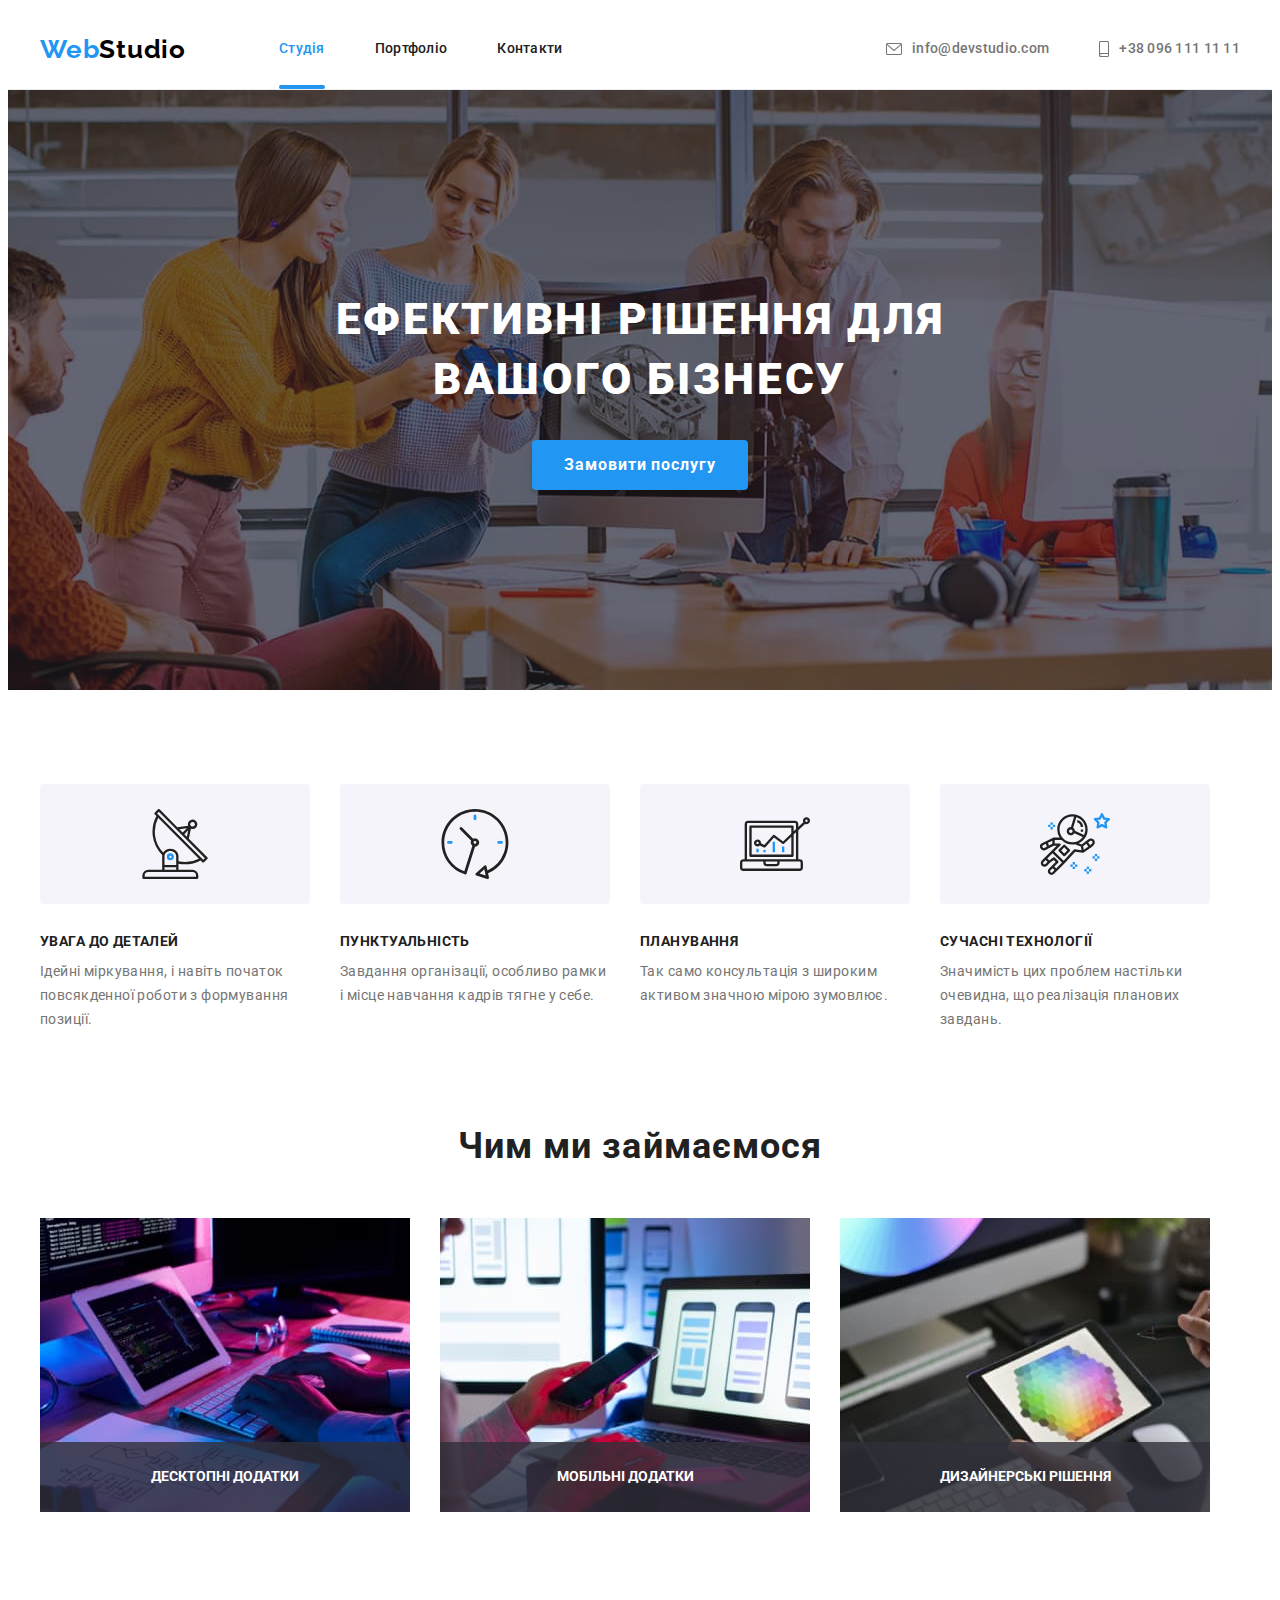
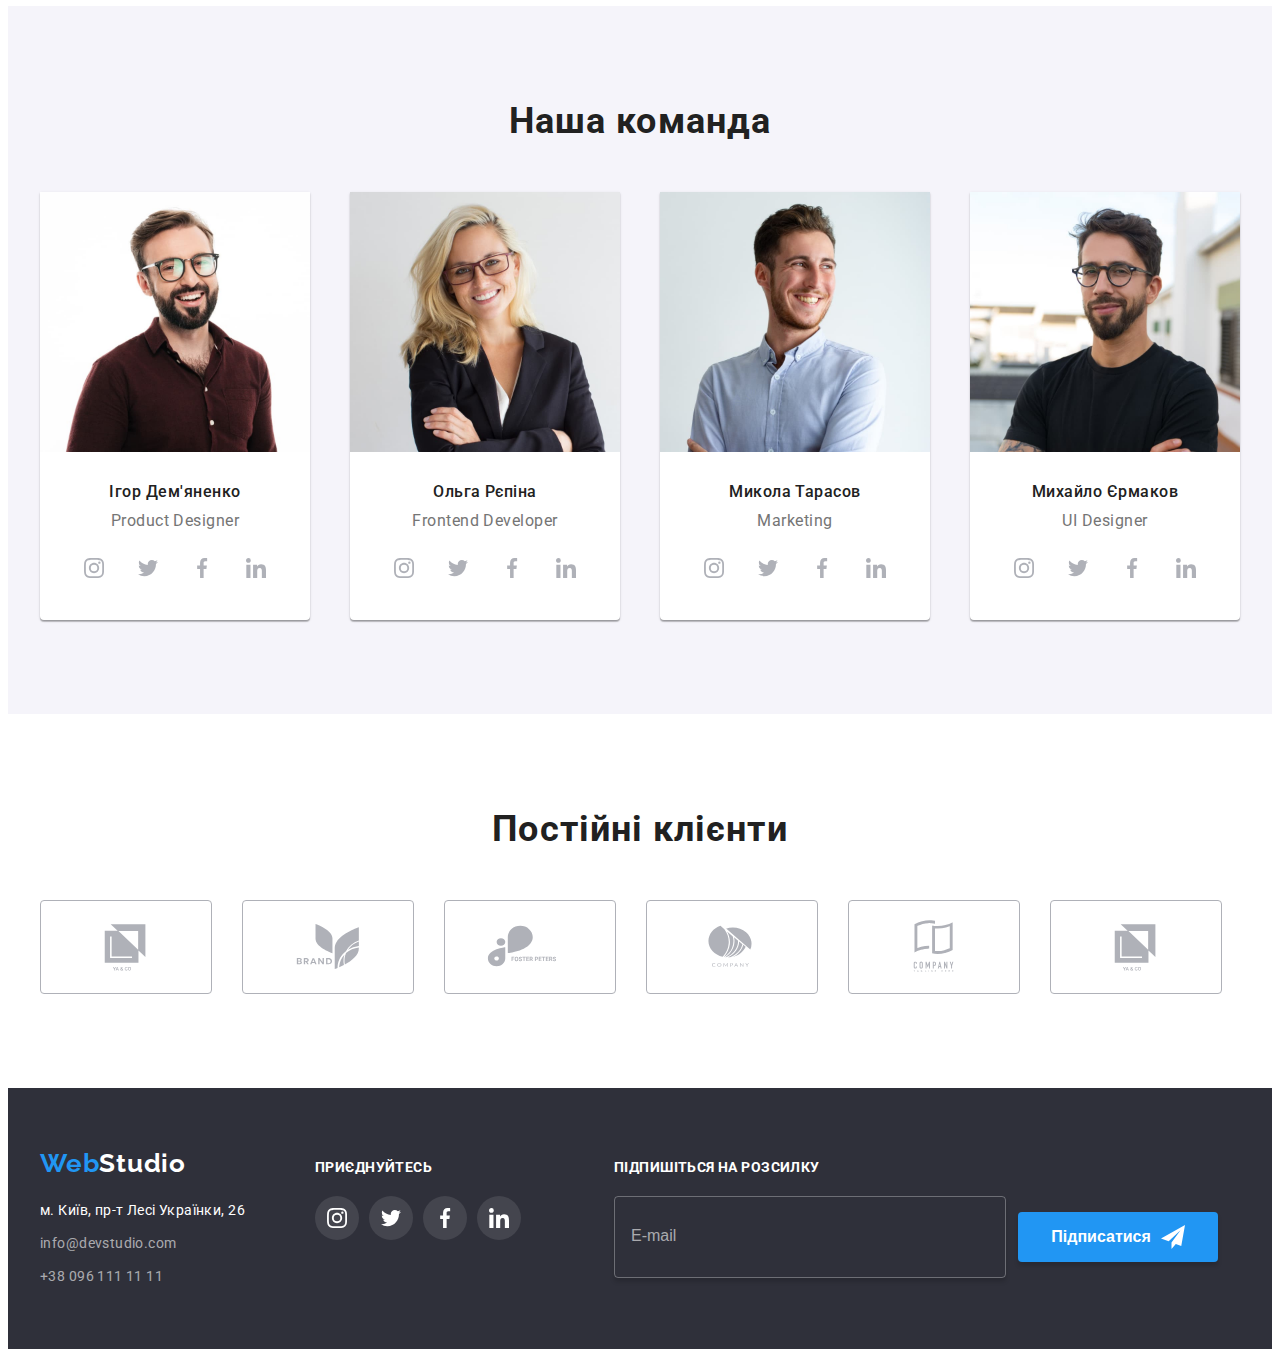
<file: index.html>
<!DOCTYPE html>
<html lang="uk">
  <head>
    <meta charset="UTF-8" />
    <meta http-equiv="X-UA-Compatible" content="IE=edge" />
    <meta name="viewport" content="width=device-width, initial-scale=1.0" />
    <title>WebStudio</title>
    <!-- Шрифти -->
    <link
      href="https://fonts.googleapis.com/css2?family=Raleway:wght@700&family=Roboto:wght@400;500;700;900&display=swap"
      rel="stylesheet"
    />
    <!-- Нормалайз -->
    <link
      rel="stylesheet"
      href="https://cdnjs.cloudflare.com/ajax/libs/modern-normalize/1.1.0/modern-normalize.min.css"
      integrity="sha512-wpPYUAdjBVSE4KJnH1VR1HeZfpl1ub8YT/NKx4PuQ5NmX2tKuGu6U/JRp5y+Y8XG2tV+wKQpNHVUX03MfMFn9Q=="
      crossorigin="anonymous"
      referrerpolicy="no-referrer"
    />
    <link rel="stylesheet" href="./css/styles.css" />
  </head>

  <body>
    <!-- шапка с лого, сайтом и тел.-->
    <header class="header">
      <div class="container header-flex">
        <nav class="nav">
          <a href="./index.html" class="logo link">Web<span class="studio">Studio</span></a>
          <ul class="nav-site list">
            <li class="nav-list"><a href="./index.html" class="link current">Студія</a></li>
            <li class="nav-list"><a href="./portfolio.html" class="link">Портфоліо</a></li>
            <li class="nav-list"><a href="" class="link">Контакти</a></li>
          </ul>
        </nav>
        <ul class="contacts list">
          <li class="contact-list">
            <a href="info@devstudio.com" class="link">
              <svg class="icon-contacts" width="16" height="12">
                <use href="./images/icons.svg#icon-envelope"></use>
              </svg>
              info@devstudio.com</a
            >
          </li>
          <li class="contact-list">
            <a href="tel:+38_096_111_11_11" class="link">
              <svg class="icon-contacts" width="10" height="16">
                <use href="./images/icons.svg#icon-smartphone"></use>
              </svg>
              +38 096 111 11 11</a
            >
          </li>
        </ul>
      </div>
    </header>

    <main>
      <!-- блок с заголовком та кнопкою-->
      <section class="hero">
        <h1 class="hero-title">Ефективні рішення для вашого бізнесу</h1>
        <button type="button" class="hero-button" data-modal-open>Замовити послугу</button>
      </section>

      <!-- список з особливостями-->
      <section class="feature-box section">
        <div class="container">
          <ul class="feature list">
            <li class="feature-li">
              <div class="icon-feature">
                <svg width="70" height="70" class="icon-antenna">
                  <use href="./images/icons.svg#icon-antenna"></use>
                </svg>
              </div>
              <h3 class="title-feature">УВАГА ДО ДЕТАЛЕЙ</h3>
              <p class="paragraf-feature">
                Ідейні міркування, і навіть початок повсякденної роботи з формування позиції.
              </p>
            </li>
            <li class="feature-li">
              <div class="icon-feature">
                <svg width="70" height="70" class="icon-clock">
                  <use href="./images/icons.svg#icon-clock"></use>
                </svg>
              </div>
              <h3 class="title-feature">ПУНКТУАЛЬНІСТЬ</h3>
              <p class="paragraf-feature">
                Завдання організації, особливо рамки і місце навчання кадрів тягне у себе.
              </p>
            </li>
            <li class="feature-li">
              <div class="icon-feature">
                <svg width="70" height="70" class="icon-diagram">
                  <use href="./images/icons.svg#icon-diagram"></use>
                </svg>
              </div>
              <h3 class="title-feature">ПЛАНУВАННЯ</h3>
              <p class="paragraf-feature">
                Так само консультація з широким активом значною мірою зумовлює.
              </p>
            </li>
            <li class="feature-li">
              <div class="icon-feature">
                <svg width="70" height="70" class="icon-astronaut">
                  <use href="./images/icons.svg#icon-astronaut"></use>
                </svg>
              </div>
              <h3 class="title-feature">СУЧАСНІ ТЕХНОЛОГІЇ</h3>
              <p class="paragraf-feature">
                Значимість цих проблем настільки очевидна, що реалізація планових завдань.
              </p>
            </li>
          </ul>
        </div>
      </section>

      <!-- Чим займається студія-->
      <div class="work">
        <div class="container">
          <h2 class="title-work">Чим ми займаємося</h2>
          <ul class="work-list list">
            <li class="work-element">
              <img
                src="./images/box1.jpg"
                alt="на столі пк,на клавіатурі руки людини"
                width="370"
                height="294"
              />
              <div class="content">
                <h3 class="title-content">ДЕСКТОПНІ ДОДАТКИ</h3>
              </div>
            </li>
            <li class="work-element">
              <img
                src="./images/box2.jpg"
                alt="руки людини, одна лежить на клавіатурі відкритого ноутбука, інша тримає смарфон"
                width="370"
                height="294"
              />
              <div class="content">
                <h3 class="title-content">МОБІЛЬНІ ДОДАТКИ</h3>
              </div>
            </li>
            <li class="work-element">
              <img
                src="./images/box3.jpg"
                alt="руки людини тримають графічний планшет та стілус"
                width="370"
                height="294"
              />
              <div class="content">
                <h3 class="title-content">ДИЗАЙНЕРСЬКІ РІШЕННЯ</h3>
              </div>
            </li>
          </ul>
        </div>
      </div>

      <!-- команда Веб Студії-->
      <section class="team section">
        <div class="container">
          <h2 class="title-team">Наша команда</h2>
          <ul class="team-list list">
            <li class="border-team">
              <img src="./images/1image.jpg" alt="фото чоловіка" width="270" height="260" />
              <div class="team-border">
                <h3 class="team-name">Ігор Дем'яненко</h3>
                <p lang="en" class="team-work">Product Designer</p>
                <ul class="icon-list list">
                  <li>
                    <a
                      class="icon-link"
                      href="https://instagram.com"
                      aria-label="Instagram"
                      target="_blank"
                      rel="noopener noreferrer"
                    >
                      <svg class="social-icon" width="20" height="20">
                        <use href="./images/icons.svg#icon-instagram"></use>
                      </svg>
                    </a>
                  </li>
                  <li>
                    <a
                      class="icon-link"
                      href="https://twitter.com"
                      aria-label="Twitter"
                      target="_blank"
                      rel="noopener noreferrer"
                    >
                      <svg class="social-icon" width="20" height="20">
                        <use href="./images/icons.svg#icon-twitter"></use>
                      </svg>
                    </a>
                  </li>
                  <li>
                    <a
                      class="icon-link"
                      href="https://facebook.com"
                      aria-label="Facebook"
                      target="_blank"
                      rel="noopener noreferrer"
                    >
                      <svg class="social-icon" width="20" height="20">
                        <use href="./images/icons.svg#icon-facebook"></use>
                      </svg>
                    </a>
                  </li>
                  <li>
                    <a
                      class="icon-link"
                      href="https://linkedin.com"
                      aria-label="Linkedin"
                      target="_blank"
                      rel="noopener noreferrer"
                    >
                      <svg class="social-icon" width="20" height="20">
                        <use href="./images/icons.svg#icon-linkedin"></use>
                      </svg>
                    </a>
                  </li>
                </ul>
              </div>
            </li>
            <li class="border-team">
              <img src="./images/2image.jpg" alt="фото жінки" width="270" height="260" />
              <div class="team-border">
                <h3 class="team-name">Ольга Рєпіна</h3>
                <p lang="en" class="team-work">Frontend Developer</p>
                <ul class="icon-list list">
                  <li>
                    <a
                      class="icon-link"
                      href="https://instagram.com"
                      aria-label="Instagram"
                      target="_blank"
                      rel="noopener noreferrer"
                    >
                      <svg class="social-icon" width="20" height="20">
                        <use href="./images/icons.svg#icon-instagram"></use>
                      </svg>
                    </a>
                  </li>
                  <li>
                    <a
                      class="icon-link"
                      href="https://twitter.com"
                      aria-label="Twitter"
                      target="_blank"
                      rel="noopener noreferrer"
                    >
                      <svg class="social-icon" width="20" height="20">
                        <use href="./images/icons.svg#icon-twitter"></use>
                      </svg>
                    </a>
                  </li>
                  <li>
                    <a
                      class="icon-link"
                      href="https://facebook.com"
                      aria-label="Facebook"
                      target="_blank"
                      rel="noopener noreferrer"
                    >
                      <svg class="social-icon" width="20" height="20">
                        <use href="./images/icons.svg#icon-facebook"></use>
                      </svg>
                    </a>
                  </li>
                  <li>
                    <a
                      class="icon-link"
                      href="https://linkedin.com"
                      aria-label="Linkedin"
                      target="_blank"
                      rel="noopener noreferrer"
                    >
                      <svg class="social-icon" width="20" height="20">
                        <use href="./images/icons.svg#icon-linkedin"></use>
                      </svg>
                    </a>
                  </li>
                </ul>
              </div>
            </li>
            <li class="border-team">
              <img src="./images/3image.jpg" alt="фото чоловіка" width="270" height="260" />
              <div class="team-border">
                <h3 class="team-name">Микола Тарасов</h3>
                <p lang="en" class="team-work">Marketing</p>
                <ul class="icon-list list">
                  <li>
                    <a
                      class="icon-link"
                      href="https://instagram.com"
                      aria-label="instagram"
                      target="_blank"
                      rel="noopener noreferrer"
                    >
                      <svg class="social-icon" width="20" height="20">
                        <use href="./images/icons.svg#icon-instagram"></use>
                      </svg>
                    </a>
                  </li>
                  <li>
                    <a
                      class="icon-link"
                      href="https://twitter.com"
                      aria-label="Twitter"
                      target="_blank"
                      rel="noopener noreferrer"
                    >
                      <svg class="social-icon" width="20" height="20">
                        <use href="./images/icons.svg#icon-twitter"></use>
                      </svg>
                    </a>
                  </li>
                  <li>
                    <a
                      class="icon-link"
                      href="https://facebook.com"
                      aria-label="Facebook"
                      target="_blank"
                      rel="noopener noreferrer"
                    >
                      <svg class="social-icon" width="20" height="20">
                        <use href="./images/icons.svg#icon-facebook"></use>
                      </svg>
                    </a>
                  </li>
                  <li>
                    <a
                      class="icon-link"
                      href="https://linkedin.com"
                      aria-label="Linkedin"
                      target="_blank"
                      rel="noopener noreferrer"
                    >
                      <svg class="social-icon" width="20" height="20">
                        <use href="./images/icons.svg#icon-linkedin"></use>
                      </svg>
                    </a>
                  </li>
                </ul>
              </div>
            </li>
            <li class="border-team">
              <img src="./images/4image.jpg" alt="фото чоловіка" width="270" height="260" />
              <div class="team-border">
                <h3 class="team-name">Михайло Єрмаков</h3>
                <p lang="en" class="team-work">UI Designer</p>
                <ul class="icon-list list">
                  <li>
                    <a
                      class="icon-link"
                      href="https://instagram.com"
                      aria-label="Instagram"
                      target="_blank"
                      rel="noopener noreferrer"
                    >
                      <svg class="social-icon" width="20" height="20">
                        <use href="./images/icons.svg#icon-instagram"></use>
                      </svg>
                    </a>
                  </li>
                  <li>
                    <a
                      class="icon-link"
                      href="https://twitter.com"
                      aria-label="Twitter"
                      target="_blank"
                      rel="noopener noreferrer"
                    >
                      <svg class="social-icon" width="20" height="20">
                        <use href="./images/icons.svg#icon-twitter"></use>
                      </svg>
                    </a>
                  </li>
                  <li>
                    <a
                      class="icon-link"
                      href="https://Instagram.com"
                      aria-label="instagram"
                      target="_blank"
                      rel="noopener noreferrer"
                    >
                      <svg class="social-icon" width="20" height="20">
                        <use href="./images/icons.svg#icon-facebook"></use>
                      </svg>
                    </a>
                  </li>
                  <li>
                    <a
                      class="icon-link"
                      href="https://linkedin.com"
                      aria-label="Linkedin"
                      target="_blank"
                      rel="noopener noreferrer"
                    >
                      <svg class="social-icon" width="20" height="20">
                        <use href="./images/icons.svg#icon-linkedin"></use>
                      </svg>
                    </a>
                  </li>
                </ul>
              </div>
            </li>
          </ul>
        </div>
      </section>

      <section class="client section">
        <div class="container">
          <h2 class="tittle-client">Постійні клієнти</h2>
          <ul class="list list-client">
            <li class="flex-list">
              <a
                href="/"
                class="icon-link link"
                aria-label="Клієнт"
                target="_blank"
                rel="noopener noreferrer"
              >
                <svg width="106" height="60" class="icon-group">
                  <use href="./images/icons.svg#icon-group1"></use>
                </svg>
              </a>
            </li>
            <li class="flex-list">
              <a
                href="/"
                class="icon-link link"
                aria-label="Клієнт"
                target="_blank"
                rel="noopener noreferrer"
              >
                <svg width="106" height="60" class="icon-group">
                  <use href="./images/icons.svg#icon-group5"></use>
                </svg>
              </a>
            </li>
            <li class="flex-list">
              <a
                href="/"
                class="icon-link link"
                aria-label="Клієнт"
                target="_blank"
                rel="noopener noreferrer"
              >
                <svg width="106" height="60" class="icon-group">
                  <use href="./images/icons.svg#icon-group4"></use>
                </svg>
              </a>
            </li>
            <li class="flex-list">
              <a
                href="/"
                class="icon-link link"
                aria-label="Клієнт"
                target="_blank"
                rel="noopener noreferrer"
              >
                <svg width="106" height="60" class="icon-group">
                  <use href="./images/icons.svg#icon-group3"></use>
                </svg>
              </a>
            </li>
            <li class="flex-list">
              <a
                href="/"
                class="icon-link link"
                aria-label="Клієнт"
                target="_blank"
                rel="noopener noreferrer"
              >
                <svg width="106" height="60" class="icon-group">
                  <use href="./images/icons.svg#icon-group2"></use>
                </svg>
              </a>
            </li>
            <li class="flex-list">
              <a
                href="/"
                class="icon-link link"
                aria-label="Клієнт"
                target="_blank"
                rel="noopener noreferrer"
              >
                <svg width="106" height="60" class="icon-group">
                  <use href="./images/icons.svg#icon-group1"></use>
                </svg>
              </a>
            </li>
          </ul>
        </div>
      </section>
    </main>
    <!--підвал-->
    <footer class="footer">
      <div class="container">
        <div class="box">
          <div class="box-flex">
            <a href="./index.html" class="logo link">Web<span class="logo-studio">Studio</span></a>
            <address class="address">
              <ul class="address list">
                <li>
                  <a href="https://goo.gl/maps/RgyNMqf1t5D2GnPq6" class="map link"
                    >м. Київ, пр-т Лесі Українки, 26</a
                  >
                </li>
                <li><a href="mailto:info@devstudio.com" class="link">info@devstudio.com</a></li>
                <li>
                  <a href="tel:+38_096_111_11_11" class="link link-address">+38 096 111 11 11</a>
                </li>
              </ul>
            </address>
          </div>
          <div class="social box-flex">
            <h3 class="tittle-social">Приєднуйтесь</h3>
            <ul class="social-list list">
              <li class="social-items">
                <a
                  class="social-link"
                  href="https://instagram.com"
                  aria-label="Instagram"
                  target="_blank"
                  rel="noopener noreferrer"
                >
                  <svg class="icon-social" width="20" height="20">
                    <use href="./images/icons.svg#icon-instagram"></use>
                  </svg>
                </a>
              </li>
              <li class="social-items">
                <a
                  class="social-link"
                  href="https://twitter.com"
                  aria-label="Twitter"
                  target="_blank"
                  rel="noopener noreferrer"
                >
                  <svg class="icon-social" width="20" height="20">
                    <use href="./images/icons.svg#icon-twitter"></use>
                  </svg>
                </a>
              </li>
              <li class="social-items">
                <a
                  class="social-link"
                  href="https://facebook.com"
                  aria-label="Facebook"
                  target="_blank"
                  rel="noopener noreferrer"
                >
                  <svg class="icon-social" width="20" height="20">
                    <use href="./images/icons.svg#icon-facebook"></use>
                  </svg>
                </a>
              </li>
              <li class="social-items">
                <a
                  class="social-link"
                  href="https://linkedin.com"
                  aria-label="Linkedin"
                  target="_blank"
                  rel="noopener noreferrer"
                >
                  <svg class="icon-social" width="20" height="20">
                    <use href="./images/icons.svg#icon-linkedin"></use>
                  </svg>
                </a>
              </li>
            </ul>
          </div>
          <div class="box-flex last-box">
            <h3 class="tittle-social">Підпишіться на розсилку</h3>
            <label class="align-box">
              <input type="text" name="email" class="email-input" placeholder="E-mail" />
              <button type="submit" class="button-sing">
                Підписатися
                <svg class="icon-telegram" width="24" height="24">
                  <use href="./images/icons.svg#icon-telegram"></use>
                </svg>
              </button>
            </label>
          </div>
        </div>
      </div>
    </footer>

    <!-- Modal -->
    <div class="backdrop is-hidden" data-modal>
      <div class="modal">
        <button class="close-button" data-modal-close>
          <svg class="icon-close" width="18" height="18">
            <use href="./images/icons.svg#icon-close"></use>
          </svg>
        </button>
        <h2 class="modal-title">Залиште свої дані, ми вам передзвонимо</h2>
        <form class="inputs">
          <div class="input">
            <label for="name" class="title-input">Ім'я</label>
            <div class="border-icon">
              <input type="text" name="name" id="name" class="border-input" />
              <svg class="icon-input" width="18" height="18">
                <use href="./images/icons.svg#icon-person"></use>
              </svg>
            </div>
          </div>
          <div class="input">
            <label for="tel" class="title-input">Телефон</label>
            <div class="border-icon">
              <input type="tel" name="tel" id="tel" class="border-input" />
              <svg class="icon-input" width="18" height="18">
                <use href="./images/icons.svg#icon-phone"></use>
              </svg>
            </div>
          </div>
          <div class="input">
            <label for="email" class="title-input">Пошта</label>
            <div class="border-icon">
              <input type="email" name="email" id="email" class="border-input" />
              <svg class="icon-input" width="18" height="18">
                <use href="./images/icons.svg#icon-email"></use>
              </svg>
            </div>
          </div>
          <div class="input">
            <label for="comment" class="title-input">Коментар</label>
            <textarea
              name="comment"
              id="comment"
              placeholder="Введіть текст"
              class="border-input textarea"
            ></textarea>
          </div>
        </form>
        <form class="input-checkbox">
          <label class="checkbox">
            <input type="checkbox" name="condition" class="condition-icon" />
            <span class="border-checkbox"></span>
            <div class="condition-text">
              Погоджуюся з розсилкою та приймаю
              <a href="/" class="condition-link">Умови договору</a>
            </div>
          </label>
        </form>
        <button type="submit" class="modal-button">Відправити</button>
      </div>
    </div>
    <script src="./modal.js"></script>
  </body>
</html>
</file>
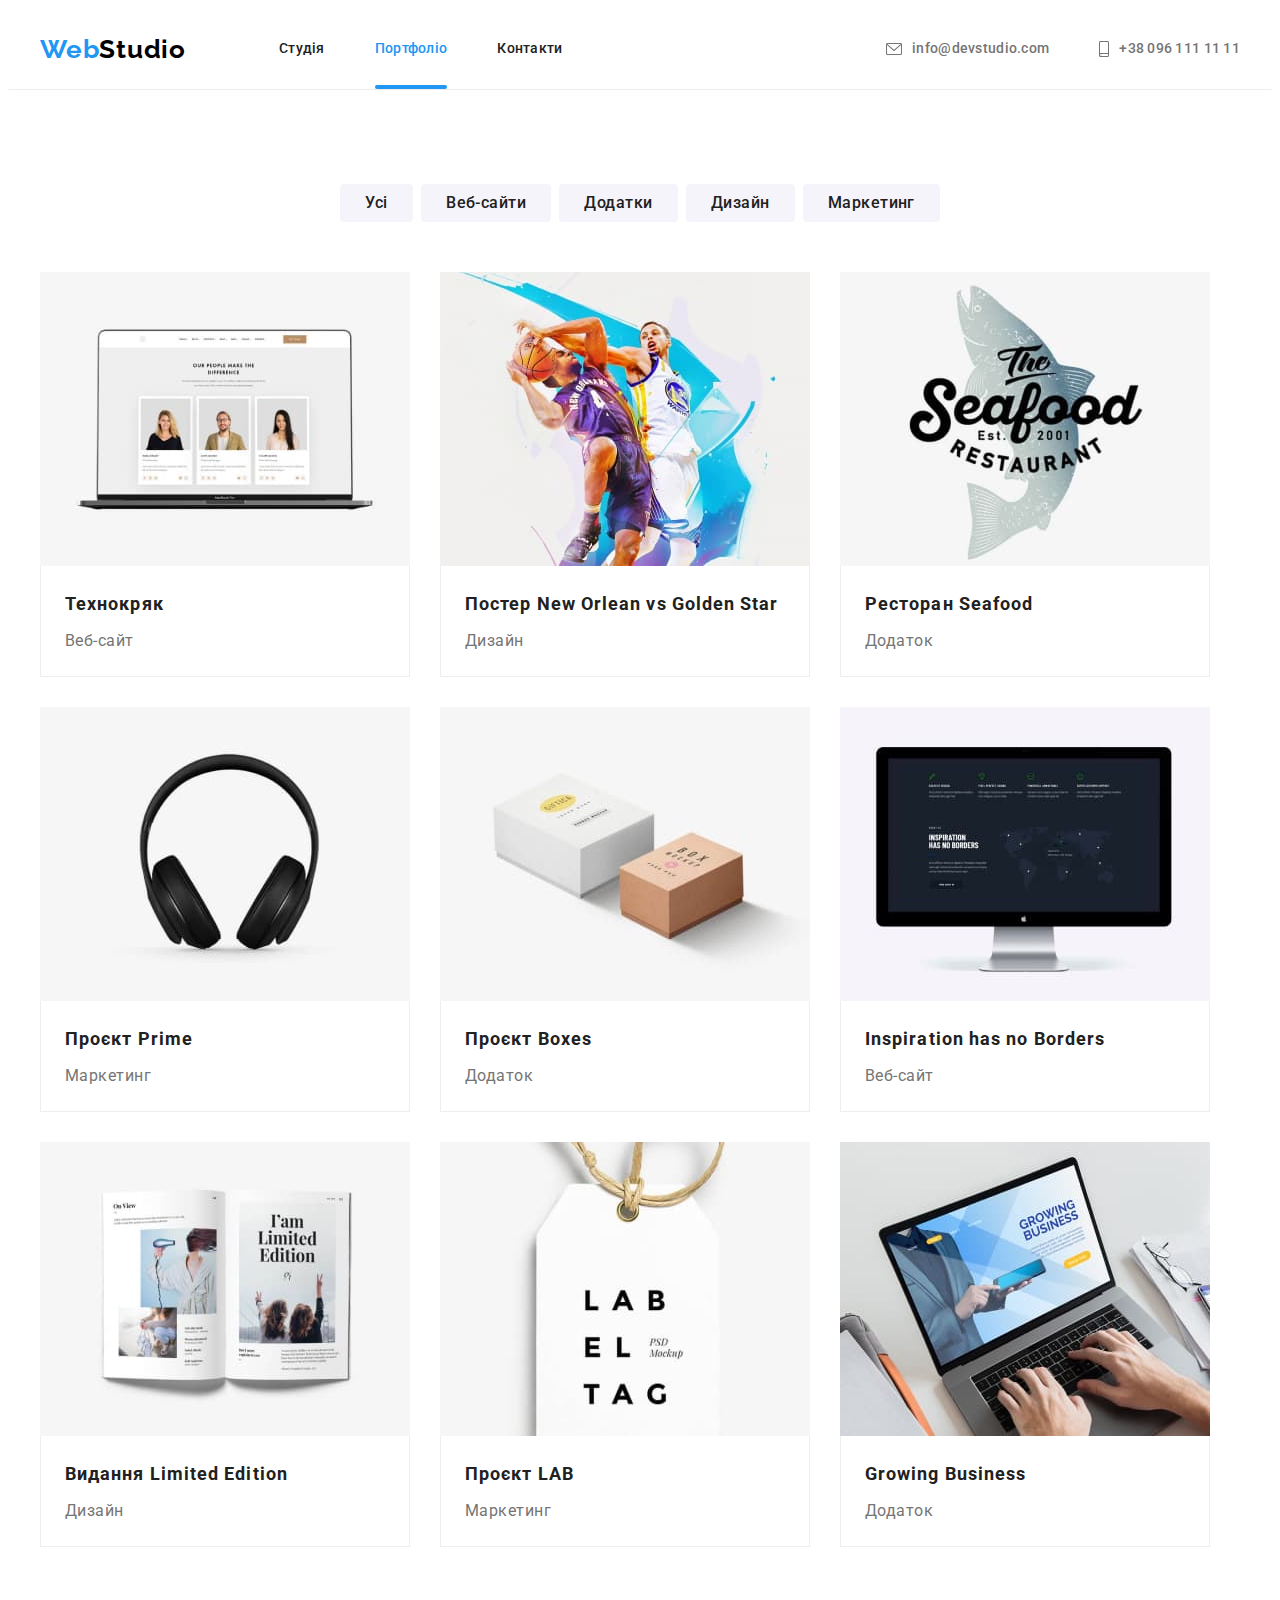
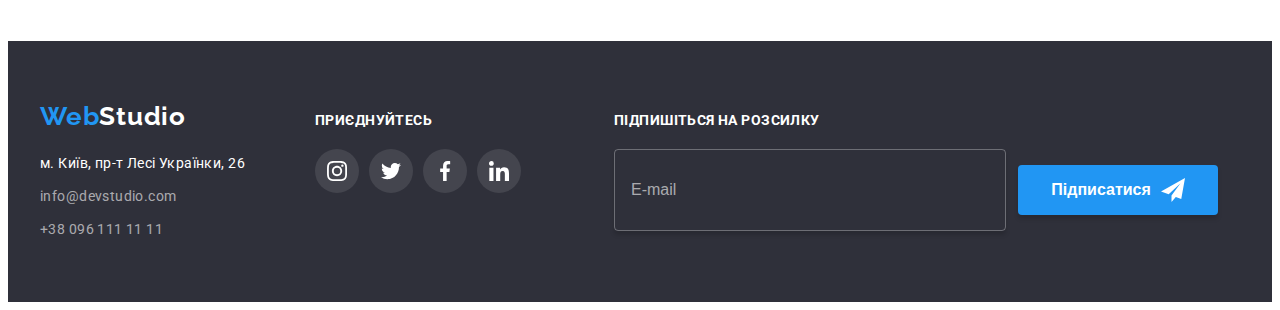
<file: portfolio.html>
<!DOCTYPE html>
<html lang="uk">
  <head>
    <meta charset="UTF-8" />
    <meta http-equiv="X-UA-Compatible" content="IE=edge" />
    <meta name="viewport" content="width=device-width, initial-scale=1.0" />
    <title>WebStudio</title>
    <link
      href="https://fonts.googleapis.com/css2?family=Raleway:wght@700&family=Roboto:wght@400;500;700;900&display=swap"
      rel="stylesheet"
    />
    <link
      rel="stylesheet"
      href="https://cdnjs.cloudflare.com/ajax/libs/modern-normalize/1.1.0/modern-normalize.min.css"
      integrity="sha512-wpPYUAdjBVSE4KJnH1VR1HeZfpl1ub8YT/NKx4PuQ5NmX2tKuGu6U/JRp5y+Y8XG2tV+wKQpNHVUX03MfMFn9Q=="
      crossorigin="anonymous"
      referrerpolicy="no-referrer"
    />
    <link rel="stylesheet" href="./css/styles.css" />
  </head>

  <body>
    <!-- шапка с лого, сайтом и тел.-->
    <header class="header">
      <div class="container header-flex">
        <nav class="nav">
          <a href="./index.html" class="logo link">Web<span class="studio">Studio</span></a>
          <ul class="nav-site list">
            <li class="nav-list"><a href="./index.html" class="link">Студія</a></li>
            <li class="nav-list"><a href="./portfolio.html" class="link current">Портфоліо</a></li>
            <li class="nav-list"><a href="" class="link">Контакти</a></li>
          </ul>
        </nav>
        <ul class="contacts list">
          <li class="contact-list">
            <a href="info@devstudio.com" class="link">
              <svg class="icon-contacts" width="16" height="12">
                <use href="./images/icons.svg#icon-envelope"></use>
              </svg>
              info@devstudio.com</a
            >
          </li>
          <li class="contact-list">
            <a href="tel:+38_096_111_11_11" class="link">
              <svg class="icon-contacts" width="10" height="16">
                <use href="./images/icons.svg#icon-smartphone"></use>
              </svg>
              +38 096 111 11 11</a
            >
          </li>
        </ul>
      </div>
    </header>

    <main class="portfolio section">
      <!-- <h1>Портфоліо</h1> -->
      <section class="portfolio-nav">
        <div class="container">
          <ul class="navi-list list">
            <li class="filter-button">
              <button type="button" class="button-nav">Усі</button>
            </li>
            <li class="filter-button">
              <button type="button" class="button-nav">Веб-сайти</button>
            </li>
            <li class="filter-button">
              <button type="button" class="button-nav">Додатки</button>
            </li>
            <li class="filter-button">
              <button type="button" class="button-nav">Дизайн</button>
            </li>
            <li class="filter-button">
              <button type="button" class="button-nav">Маркетинг</button>
            </li>
          </ul>
          <ul class="portfolio-example list">
            <li class="portfolio-box">
              <div class="overlay-box">
                <img src="./images/imgPortfolio1.jpg" alt="" width="370" height="294" />
                <div class="overlay">
                  <p class="text-overlay">
                    Ресурс пропонує комплексні пропозиції з різним рівнем функціоналу та сервісів.
                    Все це дозволить відвідувачу отримати вичерпні відомості про компанію чи
                    приватну особу.
                  </p>
                </div>
              </div>
              <div class="portfolio-border">
                <h3>Технокряк</h3>
                <p>Веб-сайт</p>
              </div>
            </li>
            <li class="portfolio-box">
              <div class="overlay-box">
                <img src="./images/imgPortfolio2.jpg" alt="" width="370" height="294" />
                <div class="overlay">
                  <p class="text-overlay">
                    Ресурс пропонує комплексні пропозиції з різним рівнем функціоналу та сервісів.
                    Все це дозволить відвідувачу отримати вичерпні відомості про компанію чи
                    приватну особу.
                  </p>
                </div>
              </div>
              <div class="portfolio-border">
                <h3>Постер New Orlean vs Golden Star</h3>
                <p>Дизайн</p>
              </div>
            </li>
            <li class="portfolio-box">
              <div class="overlay-box">
                <img src="./images/imgPortfolio3.jpg" alt="" width="370" height="294" />
                <div class="overlay">
                  <p class="text-overlay">
                    Ресурс пропонує комплексні пропозиції з різним рівнем функціоналу та сервісів.
                    Все це дозволить відвідувачу отримати вичерпні відомості про компанію чи
                    приватну особу.
                  </p>
                </div>
              </div>
              <div class="portfolio-border">
                <h3>Ресторан Seafood</h3>
                <p>Додаток</p>
              </div>
            </li>
            <li class="portfolio-box">
              <div class="overlay-box">
                <img src="./images/imgPortfolio4.jpg" alt="" width="370" height="294" />
                <div class="overlay">
                  <p class="text-overlay">
                    Ресурс пропонує комплексні пропозиції з різним рівнем функціоналу та сервісів.
                    Все це дозволить відвідувачу отримати вичерпні відомості про компанію чи
                    приватну особу.
                  </p>
                </div>
              </div>
              <div class="portfolio-border">
                <h3>Проєкт Prime</h3>
                <p>Маркетинг</p>
              </div>
            </li>
            <li class="portfolio-box">
              <div class="overlay-box">
                <img src="./images/imgPortfolio5.jpg" alt="" width="370" height="294" />
                <div class="overlay">
                  <p class="text-overlay">
                    Ресурс пропонує комплексні пропозиції з різним рівнем функціоналу та сервісів.
                    Все це дозволить відвідувачу отримати вичерпні відомості про компанію чи
                    приватну особу.
                  </p>
                </div>
              </div>
              <div class="portfolio-border">
                <h3>Проєкт Boxes</h3>
                <p>Додаток</p>
              </div>
            </li>
            <li class="portfolio-box">
              <div class="overlay-box">
                <img src="./images/imgPortfolio6.jpg" alt="" width="370" height="294" />
                <div class="overlay">
                  <p class="text-overlay">
                    Ресурс пропонує комплексні пропозиції з різним рівнем функціоналу та сервісів.
                    Все це дозволить відвідувачу отримати вичерпні відомості про компанію чи
                    приватну особу.
                  </p>
                </div>
              </div>
              <div class="portfolio-border">
                <h3>Inspiration has no Borders</h3>
                <p>Веб-сайт</p>
              </div>
            </li>
            <li class="portfolio-box">
              <div class="overlay-box">
                <img src="./images/imgPortfolio7.jpg" alt="" width="370" height="294" />
                <div class="overlay">
                  <p class="text-overlay">
                    Ресурс пропонує комплексні пропозиції з різним рівнем функціоналу та сервісів.
                    Все це дозволить відвідувачу отримати вичерпні відомості про компанію чи
                    приватну особу.
                  </p>
                </div>
              </div>
              <div class="portfolio-border">
                <h3>Видання Limited Edition</h3>
                <p>Дизайн</p>
              </div>
            </li>
            <li class="portfolio-box">
              <div class="overlay-box">
                <img src="./images/imgPortfolio8.jpg" alt="" width="370" height="294" />
                <div class="overlay">
                  <p class="text-overlay">
                    Ресурс пропонує комплексні пропозиції з різним рівнем функціоналу та сервісів.
                    Все це дозволить відвідувачу отримати вичерпні відомості про компанію чи
                    приватну особу.
                  </p>
                </div>
              </div>
              <div class="portfolio-border">
                <h3>Проєкт LAB</h3>
                <p>Маркетинг</p>
              </div>
            </li>
            <li class="portfolio-box">
              <div class="overlay-box">
                <img src="./images/imgPortfolio9.jpg" alt="" width="370" height="294" />
                <div class="overlay">
                  <p class="text-overlay">
                    Ресурс пропонує комплексні пропозиції з різним рівнем функціоналу та сервісів.
                    Все це дозволить відвідувачу отримати вичерпні відомості про компанію чи
                    приватну особу.
                  </p>
                </div>
              </div>
              <div class="portfolio-border">
                <h3>Growing Business</h3>
                <p>Додаток</p>
              </div>
            </li>
          </ul>
        </div>
      </section>
    </main>
    <!--підвал-->
    <footer class="footer">
      <div class="container">
        <div class="box">
          <div class="box-flex">
            <a href="./index.html" class="logo link">Web<span class="logo-studio">Studio</span></a>
            <address class="address">
              <ul class="address list">
                <li>
                  <a href="https://goo.gl/maps/RgyNMqf1t5D2GnPq6" class="map link"
                    >м. Київ, пр-т Лесі Українки, 26</a
                  >
                </li>
                <li><a href="mailto:info@devstudio.com" class="link">info@devstudio.com</a></li>
                <li>
                  <a href="tel:+38_096_111_11_11" class="link link-address">+38 096 111 11 11</a>
                </li>
              </ul>
            </address>
          </div>
          <div class="social box-flex">
            <h3 class="tittle-social">Приєднуйтесь</h3>
            <ul class="social-list list">
              <li class="social-items">
                <a
                  class="social-link"
                  href="https://instagram.com"
                  aria-label="Instagram"
                  target="_blank"
                  rel="noopener noreferrer"
                >
                  <svg class="icon-social" width="20" height="20">
                    <use href="./images/icons.svg#icon-instagram"></use>
                  </svg>
                </a>
              </li>
              <li class="social-items">
                <a
                  class="social-link"
                  href="https://twitter.com"
                  aria-label="Twitter"
                  target="_blank"
                  rel="noopener noreferrer"
                >
                  <svg class="icon-social" width="20" height="20">
                    <use href="./images/icons.svg#icon-twitter"></use>
                  </svg>
                </a>
              </li>
              <li class="social-items">
                <a
                  class="social-link"
                  href="https://facebook.com"
                  aria-label="Facebook"
                  target="_blank"
                  rel="noopener noreferrer"
                >
                  <svg class="icon-social" width="20" height="20">
                    <use href="./images/icons.svg#icon-facebook"></use>
                  </svg>
                </a>
              </li>
              <li class="social-items">
                <a
                  class="social-link"
                  href="https://linkedin.com"
                  aria-label="Linkedin"
                  target="_blank"
                  rel="noopener noreferrer"
                >
                  <svg class="icon-social" width="20" height="20">
                    <use href="./images/icons.svg#icon-linkedin"></use>
                  </svg>
                </a>
              </li>
            </ul>
          </div>
          <div class="box-flex last-box">
            <h3 class="tittle-social">Підпишіться на розсилку</h3>
            <label class="align-box">
              <input type="text" name="email" class="email-input" placeholder="E-mail" />
              <button type="submit" class="button-sing">
                Підписатися
                <svg class="icon-telegram" width="24" height="24">
                  <use href="./images/icons.svg#icon-telegram"></use>
                </svg>
              </button>
            </label>
          </div>
        </div>
      </div>
    </footer>
  </body>
</html>
</file>
<file: css/styles.css>
/* html {
    box-sizing: border-box;
}

*, 
*::before, 
*::after {
    box-sizing: inherit;
} */

:root {
    --primary-text-color: #212121;
    --accent-color: #2196F3;
    --primari-bg-color: #F5F5F5;
    --secondary-color: #FFFFFF;
}

body {
    color: var(--primary-text-color);
    background-color: var(--secondary-color);
    font-family: 'Roboto', sans-serif;
}

.container {
    width: 1200px;
    margin-left: auto;
    margin-right: auto;
    padding-left: 15px;
    padding-right: 15px;
}

/* Resset */

.list {
    margin: 0;
    padding: 0;
    list-style: none;
}

.link {
    text-decoration: none;
    margin: 0;
    padding: 0;
}

h1,
h2,
h3,
h4,
h5,
h6,
p {
    margin: 0;
    padding: 0;
}

img {
    display: block;
    max-width: 100%;
    height: auto;
}

.section {
    padding-top: 94px;
    padding-bottom: 94px;
}

/* Шапка */

.header {
    background-color:var(--secondary-color);
    border:1px solid var(--secondary-color);
    border-bottom:1px solid #ECECEC;
}

/* Logo */

.logo {
    color: var(--accent-color);
    font-family: 'Raleway', sans-serif;
    
    font-weight: 700;
    font-size: 26px;
    line-height: 1.19;
    letter-spacing: 0.03em;
}

.logo .studio {
    color: #000;
}
.logo .logo-studio {
    color: var(--secondary-color);
}

/*nav*/
.nav-site {
    display:flex;
}

.nav-site .nav-list:not(:last-child) {
    margin-right: 50px;
}

.nav-site .nav-list:first-child {
    margin-left: 93px;
}
.contacts {
    display: flex;
    margin-left: auto;
    align-items: center;
}

.contacts .contact-list:not(:last-child) {
    margin-right: 50px;
}

.nav-list>.link {
    display: block;
    position: relative;
    padding-top: 32px;
    padding-bottom: 32px;

    color: var(--primary-text-color);
    
        font-weight: 500;
        font-size: 14px;
        line-height: 1.14;
        letter-spacing: 0.02em;

    transition: color 250ms cubic-bezier(0.4, 0, 0.2, 1);
}

.nav-list>a.current {
    color: var(--accent-color);
}

.current::after {
    content:"";
    position: absolute;
    bottom: 0;
    right: 0;
    height: 4px;
    width: 100%; 

    background-color: var(--accent-color);
    border-radius: 2px;
} 

.nav-site .link:hover,
.nav-site .link:focus {
    color: var(--accent-color);
}

.contacts .link {
    display: flex;
    align-items: center;
    color: #757575;
    
    font-weight: 500;
    font-size: 14px;
    line-height: 1.14;
    letter-spacing: 0.02em;

    transition: color 250ms cubic-bezier(0.4, 0, 0.2, 1);
}
.contacts .link:hover,
.contacts .link:focus {
    color: var(--accent-color);
}

.header-flex .nav {
    display: flex;
    align-items: center;
}

.contact-list .icon-contacts{
    margin-right: 10px;
    fill: currentColor;
}

.header .header-flex {
    display: flex;
    align-items: center;
}


/* hero */
.hero {
    margin-left: auto;
    margin-right: auto;
    padding-top: 200px;
    padding-bottom: 200px;
    
    text-align: center;

    max-width: 1600px;
    background-color: #C4C4C4;
    background-image: linear-gradient(
        to right,
        rgba(47, 48, 58, 0.4),
        rgba(47, 48, 58, 0.4)),
        url(../images/img-hero.jpg);
    background-position: center;
}


.hero>.hero-title {
    margin-top: 0;
    margin-bottom: 30px;
    margin-left: auto;
    margin-right: auto;

    color: var(--secondary-color);

    width: 696px;
        font-weight: 900;
        font-size: 44px;
        line-height: 1.36;
        letter-spacing: 0.06em;
        text-transform: uppercase;
}

.hero .hero-button {

    border-radius: 4px;
    padding: 10px 32px;
    min-width: 216px;
    border-style: none;

    color: var(--secondary-color);
    background-color: var(--accent-color);
    box-shadow: 0px 4px 4px rgba(0, 0, 0, 0.15);
    font-family: 'Roboto';
    font-style: normal;
    font-weight: 700;
    font-size: 16px;
    line-height: 1.88;
    letter-spacing: 0.06em;
}

.hero .hero-button:hover
.hero .hero-button:focus {
    background-color: #188CE8;
    box-shadow: 0px 4px 4px 0px rgba(0, 0, 0, 0.15);
}

/* .feature */

.feature {
    display: flex;
    gap: 30px
}

.icon-feature {
    display: flex;
    justify-content: center;
    align-items: center;
    height: 120px;
    margin-bottom: 30px;
    background-color: #F5F4FA;
    border-radius: 4px;
}

.feature .paragraf-feature,
.team .team-work {
    color: #757575;
}

.feature .title-feature {
    margin-top: 0;
    margin-bottom: 10px;
    width: 270px;

    font-weight: 700;
    font-size: 14px;
    line-height: 1.14;
    letter-spacing: 0.03em;
    text-transform: uppercase;
}
.feature .paragraf-feature {
    margin: 0;
    width: 270px;
    
    font-weight: 400;
    font-size: 14px;
    line-height: 1.71;
    letter-spacing: 0.03em;
}

/* what we doing */
.work {
    padding-bottom: 94px;
}

.work .title-work{
    margin-bottom: 50px;

    font-weight: 700;
    font-size: 36px;
    line-height: 1.17;
    text-align: center;
    letter-spacing: 0.03em;
}

.work-list {
    display: flex;
}

.work-list .work-element {
    position: relative;
}

.work-list>.work-element:not(:last-child) {
    margin-right: 30px;
}

.work-element .content {
    display: flex;
    justify-content: center;
    align-items: center;
    position: absolute;
    left: 0;
    bottom: 0;
    height: 70px;
    width: 100%;
    background-color: rgba(47, 48, 58, 0.8);
}

.work-element .title-content {
    font-size: 14px;
    line-height: 1.14;
    letter-spacing: 0.03%;
    color: #FFFFFF;
}

/* Team */

.team {
    background-color: #F5F4FA;

    text-align: center;
}

.team .title-team {
    margin-bottom: 50px;
    
    font-weight: 700;
    font-size: 36px;
    line-height: 1.17;
    letter-spacing: 0.03em;
}

.team .team-name,
.team .team-work {
        font-size: 16px;
        line-height: 1.19;
        letter-spacing: 0.03em;
}

.team .team-name {
    margin-bottom: 10px;
    font-weight: 500;
}

.team .team-work {
    font-weight: 400;
    margin-bottom: 16px;
}

.team .team-list {
    display: flex;
    justify-content: space-between;
}

.border-team {
    max-width: 270px;

    background-color: var(--secondary-color);
    box-shadow: 0px 2px 1px 0px rgba(0, 0, 0, 0.2), 0px 1px 1px 0px rgba(0, 0, 0, 0.14), 0px 1px 3px 0px rgba(0, 0, 0, 0.12);
    border-bottom-right-radius: 4px;
    border-bottom-left-radius: 4px;
}

.border-team .team-border {
    padding-top: 30px;
    padding-bottom: 30px;
}

.team-list>.border-team:not(:last-child) {
    margin-right: 30px;
}

.team-border .icon-list {
    display: flex;
    justify-content: center;
    gap: 10px;
    padding-left: 0;
}

.icon-list .icon-link {
    display: flex;
    justify-content: center;
    align-items: center;
    border-radius: 50%;
    
    width: 44px;
    height: 44px;
    fill: #AFB1B8;
    transition: fill 250ms cubic-bezier(0.4, 0, 0.2, 1), background-color 250ms cubic-bezier(0.4, 0, 0.2, 1);
}

.icon-list .icon-link:hover,
.icon-list .icon-link:focus {
    background-color: var(--accent-color);
    fill: #FFFFFF;
}

/* Наші клієнти! */

.tittle-client {
    margin-bottom: 50px;
    font-weight: 700;
    font-size: 36px;
        line-height: 1.17;
        letter-spacing: 0.03em;
        text-align: center;
}

.client .list-client {
    display: flex;
    gap: 30px;
}

.flex-list .icon-link{
    display: flex;
    justify-content: center;
    align-items: center;
    width: 170px;
    height: 92px;

    border: 1px solid #AFB1B8;
    border-radius: 4px;

    transition: border 250ms cubic-bezier(0.4, 0, 0.2, 1);
}

.flex-list .icon-link:hover,
.flex-list .icon-link:focus {
    border: 1px solid var(--accent-color);
}

.flex-list .icon-group {
    fill: #AFB1B8;
    transition: fill 250ms cubic-bezier(0.4, 0, 0.2, 1);
}

.icon-link:hover .icon-group,
.icon-link:focus .icon-group {
    fill: var(--accent-color);
} 

/* portfolio */

.portfolio-nav .navi-list {
    display: flex;
    justify-content: center;
    margin-bottom: 50px;
}

.navi-list>.filter-button+ .filter-button {
    margin-left: 8px;
}

.portfolio-nav .button-nav {
    color: var(--primary-text-color);
    background-color: #F5F4FA;
    border-style:none;
    min-width: 73px;
    border-radius: 4px;

    font-family: 'Roboto';
    font-weight: 500;
    font-size: 16px;
    line-height: 1.62;
    text-align: center;
    letter-spacing: 0.03em;
    cursor: pointer;
    transition: color 250ms cubic-bezier(0.4, 0, 0.2, 1), background-color 250ms cubic-bezier(0.4, 0, 0.2, 1);
}

.button-nav:first-child {
    padding: 6px 25px;
}

.button-nav:not(:first-child) {
    padding: 6px 22px;
}

.portfolio-nav .button-nav:hover,
.portfolio-nav .button-nav:focus {
    color: var(--secondary-color);
    background-color: var(--accent-color);
    box-shadow: 0px 2px 2px rgba(0, 0, 0, 0.12), 0px 1px 2px rgba(0, 0, 0, 0.08), 0px 3px 1px rgba(0, 0, 0, 0.1);
}

/* example portfolio*/
.portfolio {
    background-color: #fff;
}

.portfolio-nav .portfolio-example {
    display: flex;
    flex-wrap: wrap;
    gap: 30px;
}

.portfolio-example .portfolio-box {
    flex-basis: calc((100%- 60px)/3);

    max-width: 370px;
    background-color: #FFFFFF;
}

.portfolio-example .portfolio-box:hover,
.portfolio-example .portfolio-box:focus {
    box-shadow: 1px 4px 6px rgba(0, 0, 0, 0.16), 0px 4px 4px rgba(0, 0, 0, 0.06), 0px 1px 1px rgba(0, 0, 0, 0.12);
}

.portfolio-box .overlay-box {
    position: relative;
    overflow: hidden;
}

.overlay-box .overlay {
    position:absolute;
    top: 0;
    left: 0;
    width: 100%;
    height: 100%;
    background-color: rgba(33, 150, 243, 0.9);
    transform: translateY(100%);
    transition: transform 300ms cubic-bezier(0.4, 0, 0.2, 1);
    
}

.overlay .text-overlay {
    margin: 63px 24px;
    font-size: 18px;
    line-height: 1.56;
    letter-spacing: 0.03rem;
    color: #FFFFFF;
}

.portfolio-box:hover .overlay{
    transform: translateY(0);
}

.portfolio-box .portfolio-border {
    padding: 20px 24px;
    border: 1px solid #EEEEEE;
    border-top: none;
}

.portfolio-example h3 {
    margin-bottom: 4px;

    font-weight: 700;
    font-size: 18px;
    line-height: 2;
    letter-spacing: 0.06em;
}

.portfolio-example p {
    color: #757575;
    font-weight: 400;
        font-size: 16px;
        line-height: 1.88;
        letter-spacing: 0.03em;
}

/* футер */
.footer {
    padding-top: 60px;
    padding-bottom: 60px;

    background-color: #2F303A;
}

.address {
    margin-top: 20px;

    font-weight: 400;
    font-size: 14px;
    line-height: 1.71; 
    letter-spacing: 0.03em;
}

.address .link {
    display: block;
    color:  rgba(255, 255, 255, 0.6);

    font-style: normal;
    margin-bottom: 9px;
}

.address .link-address {
    margin-bottom: 0;
}

.address .map {
    color: var(--secondary-color);
    font-style: normal;
}

.footer .box {
    display: flex;
    align-items: baseline;
    gap: 70px;
}

.box .last-box {
    margin-left: 23px;
}

.footer .tittle-social {
    text-transform: uppercase;
    margin-bottom: 20px;
    font-size: 14px;
    line-height: 1.14;
    letter-spacing: 0.03em;
    color: #FFFFFF;
}

.social .social-list {
    display: flex;
    gap: 10px;
}

.social-list .social-link {
    display: flex;
    align-items: center;
    justify-content: center;
    width: 44px;
    height: 44px;
    border-radius: 50%;
    background-color: rgba(255, 255, 255, 0.1);

    transition: background-color 250ms cubic-bezier(0.4, 0, 0.2, 1);
}

.social-list .social-link:hover,
.social-list .social-link:focus {
    background-color: var(--accent-color);
}

.social-items .icon-social {
    fill: #FFFFFF;
}

.box-flex .align-box {
    display: flex;
    align-items: center;
}

.box-flex .email-input {
    width: 358px;
    height: 50px;
    margin-right: 12px;
    padding: 15px 16px;
    border: 1px solid rgba(255, 255, 255, 0.3);
    border-radius: 4px;
    box-shadow: 0px 4px 4px 0px rgba(0, 0, 0, 0.15);
    background-color: transparent;
}

.box-flex .email-input::placeholder {
    color: rgba(255, 255, 255, 0.6);
font-weight: 400; 
font-size: 16px;
line-height: 1.25;
}
.box-flex .email-input:focus {
    color: #FFFFFF;
}

.box-flex .button-sing {
    display: flex;
    align-items: center;
    justify-content: center;
    width: 200px;
    height: 50px;
    padding: 0;
    background-color: #2196F3;
    border-style: none;
    border-radius: 4px;
    box-shadow: 0px 4px 4px 0px rgba(0, 0, 0, 0.15);

    font-weight: 700;
    font-size: 16px;
    line-height: 1.88;
    letter-spacing: 0.06;
    color: #FFFFFF;
}



.align-box .icon-telegram {
    margin-left: 10px;
    fill: #FFFFFF;
}

/* Modal */

.backdrop {
    position: fixed;
    top: 0;
    left: 0;
    width: 100%;
    height: 100%;

    opacity: 1;
    background-color: rgba(0, 0, 0, 0.2);
    transition: opacity 250ms linear, visibility 250ms linear;
}

.backdrop.is-hidden {
    opacity: 0;
    pointer-events:none;
    visibility: hidden;
}


.modal {
    position: absolute;
    top: 50%;
    left: 50%;
    transform: translate(-50%, -50%) scale(1);
    transition: transform 250ms linear;
    text-align: center;
    
    min-width: 528px;
    min-height: 581px;
    padding: 40px;

    background-color: #FFFFFF;
    border-radius: 4px;
    box-shadow: 0px 2px 1px 0px rgba(0, 0, 0, 0.2), 0px 4px 4px 0px rgba(0, 0, 0, 0.25), 0px 4px 4px 0px rgba(0, 0, 0, 0.25);
}

.backdrop.is-hidden .modal {
    transform: translate(-50%, -50%) scale(1.5) rotateZ(360deg);
}

.modal .close-button{
    display: inline-flex;
        align-items: center;
        justify-content: center;
    position: absolute;
    top: 8px;
    right: 8px;

    width: 30px;
    height: 30px;
    background-color: #FFFFFF;
    border: 1px solid rgba(0, 0, 0, 0.1);
    border-radius: 50%;
    cursor: pointer;
    
}

.close-button .icon-close {
    fill: #000000;
    transition: fill 250ms cubic-bezier(0.4, 0, 0.2, 1);
}

.close-button:hover .icon-close,
.close-button:focus .icon-close {
    fill: var(--accent-color);
}

.modal .modal-title {
    font-size: 20px;
    line-height: 1.15;
    letter-spacing: 0.03;
    text-align: center;
    margin-bottom: 12px;
}

.modal .inputs {
    margin-bottom: 20px;
}

.inputs .input {
    display: flex;
    flex-direction: column;
    margin-bottom: 10px;
}

.input .title-input {
    text-align: start;
    margin-bottom: 4px;

    color: #757575;
    font-weight: 400;
    font-size: 12px;
    line-height: 1.17;
}

.input .border-icon {
    position: relative;
}

.input .border-input {
    height: 40px;
    width: 100%;
    padding-left: 42px;
    border: 1px solid rgba(33, 33, 33, 0.2);
    border-radius: 4px;
    transition: border-color 250ms cubic-bezier(0.4, 0, 0.2, 1);
}

.border-icon>.icon-input {
    position: absolute;
    top: 50%;
    transform: translateY(-50%);
    left: 12px;
    transition: fill 250ms cubic-bezier(0.4, 0, 0.2, 1);
}

.input .textarea {
    resize:none;
    height: 120px;
    padding: 12px 16px;
    font-weight: 400;
    font-size: 12px;
    line-height: 1.17;
}

.input .textarea::placeholder {
    color: rgba(117, 117, 117, 0.5);
    font-size: 12px;
    line-height: 1.17;
}

.input .border-input:hover,
.input .border-input:focus {
    border-color:var(--accent-color);
}

.border-icon .icon-input:hover,
.border-icon .icon-input:focus {
    fill: var(--accent-color);
}

.border-input:hover +.icon-input,
.border-input:focus +.icon-input {
    fill: var(--accent-color);
}

.modal .input-checkbox {
    margin-bottom: 30px;
}

.input-checkbox .checkbox {
    display: flex;
    justify-content: center;
    align-items: center;
}

.checkbox .condition-icon {
    appearance: none;
}

.checkbox .border-checkbox {
    display: inline-block;
    width: 16px;
    height: 15px;
    margin-right: 8px;
    border: 3px solid #000;
    border-radius: 4px;
}

.condition-icon:checked ~.border-checkbox {
    background-image: url(../images/icon-checkbox.svg);
    background-color: var(--accent-color);
    background-size: contain;
    background-position: 50% 50%;
    background-origin: border-box;
    border: none;
}

.input-checkbox .condition-text {
    font-weight: 400;
    font-size: 14px;
    line-height: 1.7;
    color:#757575;
}

.input-checkbox .condition-link {
    color: var(--accent-color);
}

.modal .modal-button {
    width: 200px;
    height: 50px;
    padding: 10px 52px;

    border-style: none;
    border-radius: 4px;
    background-color: var(--accent-color);
    box-shadow: 0px 4px 4px 0px rgba(0, 0, 0, 0.15);
    font-size: 16px;
    line-height: 1.88;
    letter-spacing: 0.06;
    color: #FFFFFF;
}

.modal .modal-button:hover,
.modal .modal-button:focus {
    background-color: #188CE8;
}
</file>
